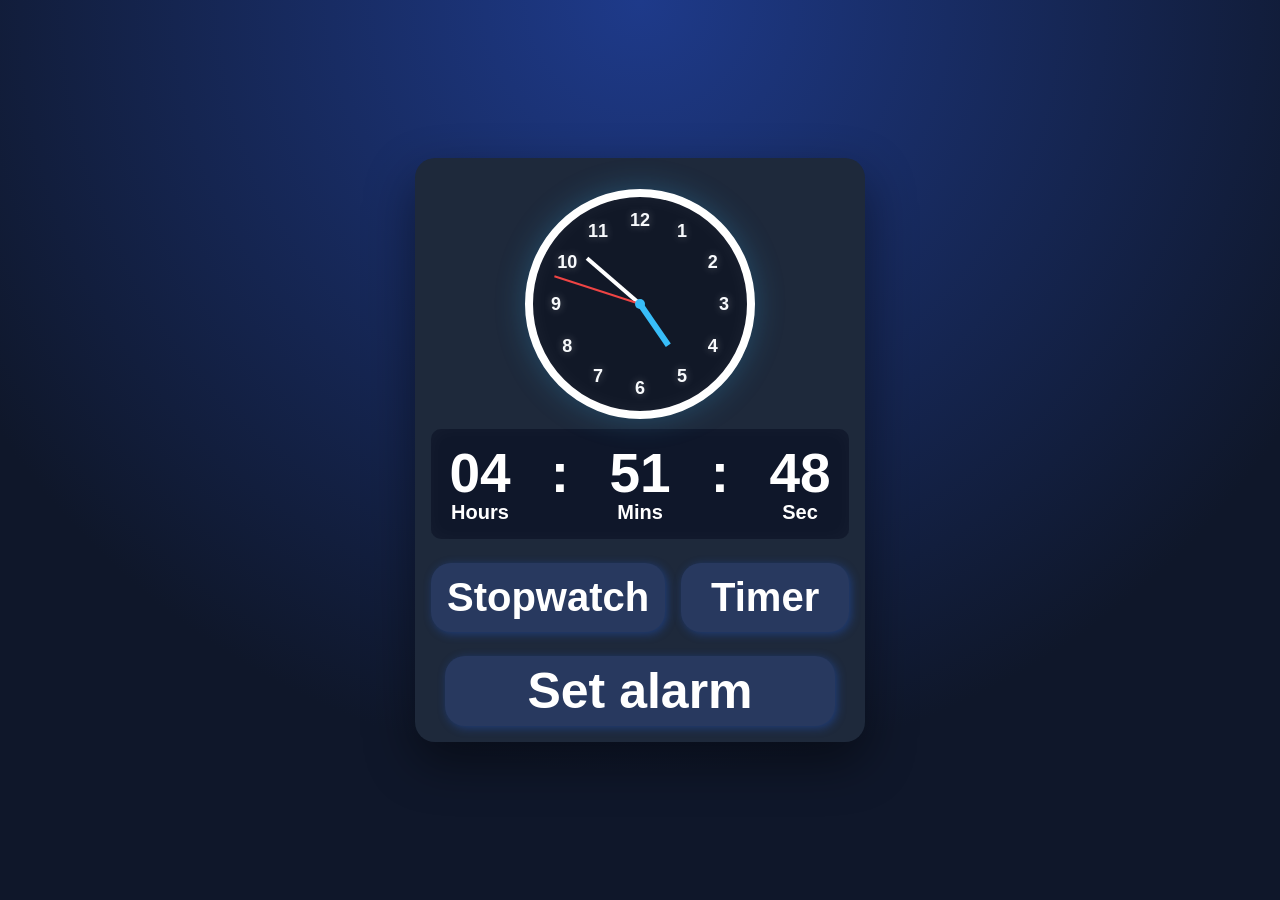
<file: index.html>
<!DOCTYPE html>
<html lang="en">
<head>
    <meta charset="UTF-8">
    <meta name="viewport" content="width=device-width, initial-scale=1.0">
    <title>Document</title>
    <link rel="stylesheet" href="Clock.css">
    <link rel="stylesheet" href="alarm.css">
</head>
<body>
    <div class="Hero">
        <div class="main">
            <div class="Clock">
                <div class="hand hour" id="hour-hand"></div>
                <div class="hand minute" id="minute-hand"></div>
                <div class="hand second" id="second-hand"></div>
                <div class="center-dot"></div>
                <div class="numbers">
                <div class="number" style="--i:1">1</div>
                    <div class="number" style="--i:2">2</div>
                    <div class="number" style="--i:3">3</div>
                    <div class="number" style="--i:4">4</div>
                    <div class="number" style="--i:5">5</div>
                    <div class="number" style="--i:6">6</div>
                    <div class="number" style="--i:7">7</div>
                    <div class="number" style="--i:8">8</div>
                    <div class="number" style="--i:9">9</div>
                    <div class="number" style="--i:10">10</div>
                    <div class="number" style="--i:11">11</div>
                    <div class="number" style="--i:12">12</div>
                </div>

            </div>
            <div class="Time">
                <span id="hrs">01</span>
                <span>:</span>
                <span id="min">25</span>
                <span>:</span>
                <span id="sec">78</span>
            </div>
            <div class="StopTimer">
                <button class="buttonSt" id="stopwatchbtn">Stopwatch</button>
                <button class="buttonSt" id="timerbtn">Timer</button>
            </div>
            <div class="Alarm">
                <button class="alarmButton" id="setAlarmbtn">Set alarm</button>
            </div>

        </div>
        <div id="timerContainer" style="display: none;"></div>
        <div id="stopWatchContainer" style="display: none;"></div>
        <div id="alarmContainer" style="display: none;"></div>
    </div>    
 <script type="module" src="Clock.js"></script>
 <script type="module" src="alarm.js"></script>
</body>
<!--  -->
</html>
</file>
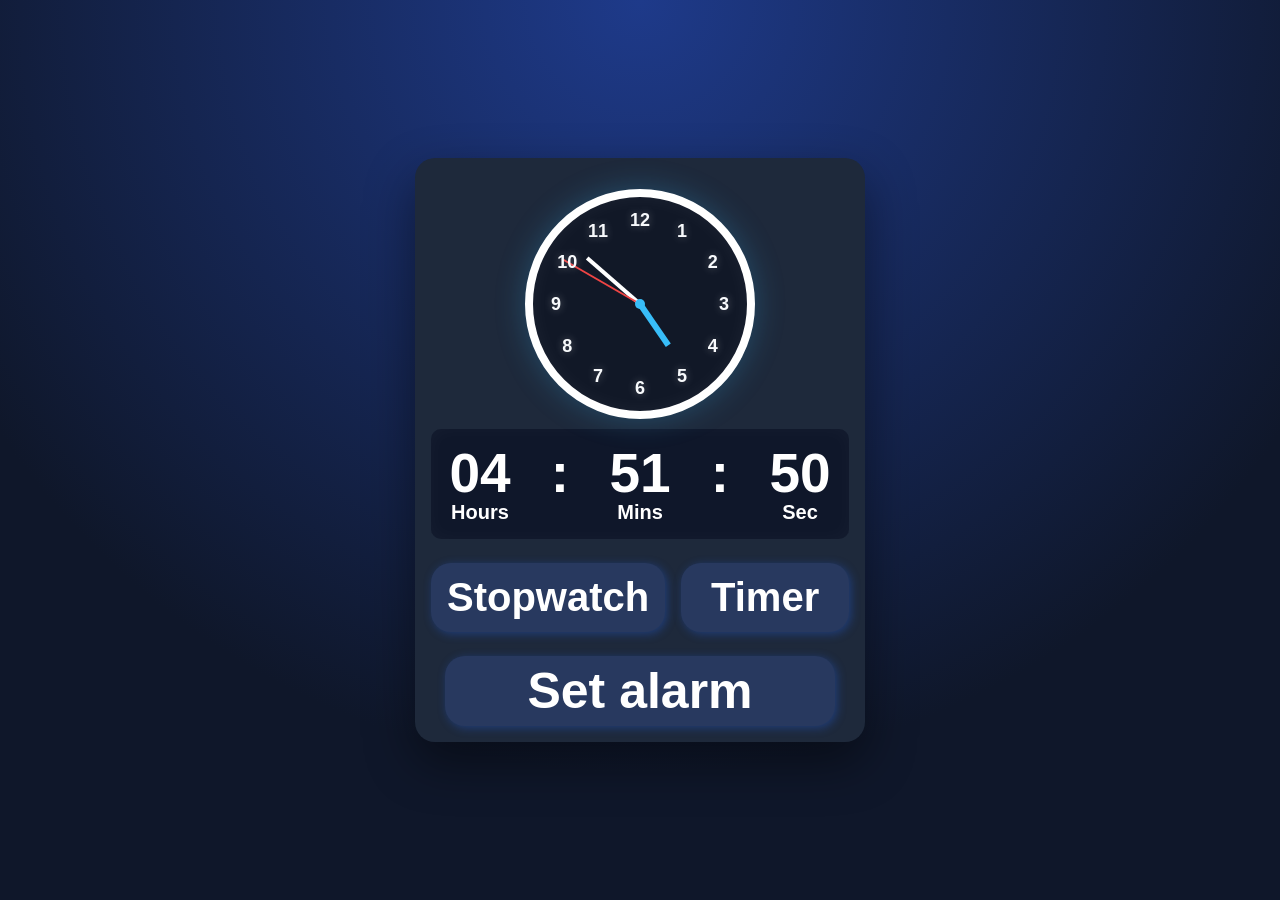
<file: Clock.html>
<!DOCTYPE html>
<html lang="en">
<head>
    <meta charset="UTF-8">
    <meta name="viewport" content="width=device-width, initial-scale=1.0">
    <title>Document</title>
    <link rel="stylesheet" href="Clock.css">
    <link rel="stylesheet" href="alarm.css">
</head>
<body>
    <div class="Hero">
        <div class="main">
            <div class="Clock">
                <div class="hand hour" id="hour-hand"></div>
                <div class="hand minute" id="minute-hand"></div>
                <div class="hand second" id="second-hand"></div>
                <div class="center-dot"></div>
                <div class="numbers">
                <div class="number" style="--i:1">1</div>
                    <div class="number" style="--i:2">2</div>
                    <div class="number" style="--i:3">3</div>
                    <div class="number" style="--i:4">4</div>
                    <div class="number" style="--i:5">5</div>
                    <div class="number" style="--i:6">6</div>
                    <div class="number" style="--i:7">7</div>
                    <div class="number" style="--i:8">8</div>
                    <div class="number" style="--i:9">9</div>
                    <div class="number" style="--i:10">10</div>
                    <div class="number" style="--i:11">11</div>
                    <div class="number" style="--i:12">12</div>
                </div>

            </div>
            <div class="Time">
                <span id="hrs">01</span>
                <span>:</span>
                <span id="min">25</span>
                <span>:</span>
                <span id="sec">78</span>
            </div>
            <div class="StopTimer">
                <button class="buttonSt" id="stopwatchbtn">Stopwatch</button>
                <button class="buttonSt" id="timerbtn">Timer</button>
            </div>
            <div class="Alarm">
                <button class="alarmButton" id="setAlarmbtn">Set alarm</button>
            </div>

        </div>
        <div id="timerContainer" style="display: none;"></div>
        <div id="stopWatchContainer" style="display: none;"></div>
        <div id="alarmContainer" style="display: none;"></div>
    </div>    
 <script type="module" src="Clock.js"></script>
 <script type="module" src="alarm.js"></script>
</body>
</html>
</file>
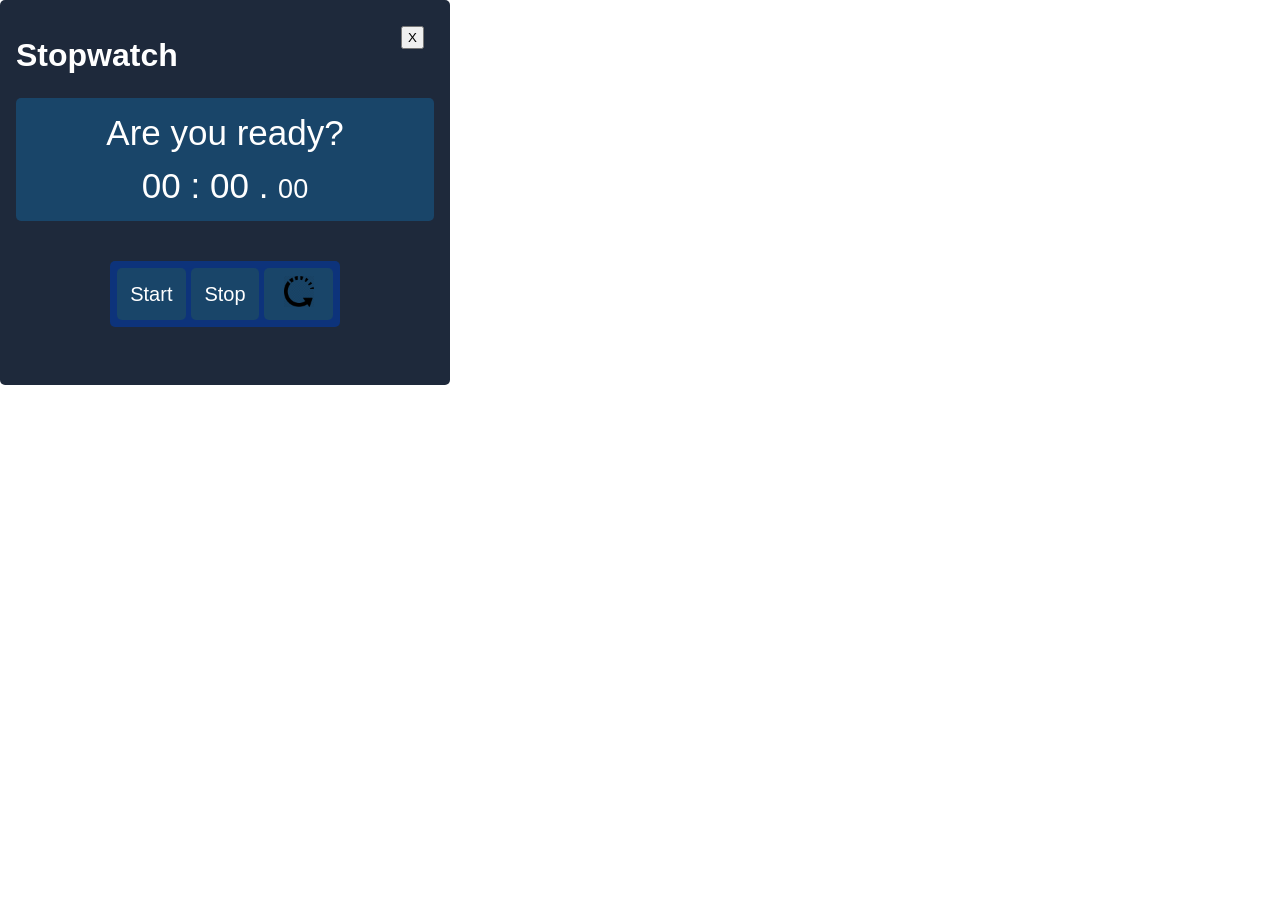
<file: stopwatch.html>
<!DOCTYPE html>
<html lang="en">
<head>
  <meta charset="UTF-8">
  <meta name="viewport" content="width=device-width, initial-scale=1.0">
  <title>Document</title>
</head>
  <style>
    * {
      box-sizing: border-box;
    }

    body {
      margin: 0;
      padding: 0;
      font-family: Arial, Helvetica, sans-serif;
    }

    .stopWatch{   
    background:#1E293B;
    width: min(92vw, 450px);
    min-height: 385px;
    padding: 16px;
    border-radius: 5px;
    }
    .toptext{
      display: block;
      margin-bottom: 13px;
    }
    .stopWdis{
      margin: 24px auto 0;
      padding: 15px;
      font-size: clamp(24px, 5vw, 35px);
      background-color: rgb(25, 69, 105);
      color: white;
      border-radius: 5px;
      text-align: center;
    }
    .stopwbtns{
      background-color: rgb(13, 51, 123);
      width: min(100%, 230px);
      display: flex;
      gap: 5px;
      margin: 40px auto 0;
      padding: 7px;
      border-radius: 5px;

    }
    .stopwbtn{
      flex: 1;
      background-color: rgb(25, 69, 105);
      font-size: clamp(16px, 3.5vw, 20px);
      border-radius: 5px;
      border: none;
      color: white;
      transition: all 0.3s ease;
      padding: 8px 6px;
    }
    .stopwbtn:hover {
  background-color: rgb(21, 52, 78);
  color: white;
  transform: scale(1.05);
}

/* Active (when clicked) effect */
.stopwbtn:active{
  transform: scale(0.95);
}
    .cs-milsec{
      font-size: 27px;
    }
    .cs-reset{
      width: 30px;
      mix-blend-mode: multiply;
      /* removes background */
    }
    .closeStopw{
      float: right;
      margin-right: 10px;
      margin-top: 10px;
      padding: 2px 5px;
      cursor: pointer;
    }
    .closeStopw:hover{
      transform: scale(0.95);
      background-color: #c62727;
      border: none;
    }

    @media (max-width: 600px) {
      .stopWatch {
        width: min(96vw, 450px);
        padding: 12px;
      }

      .stopWdis {
        margin-top: 20px;
        font-size: clamp(24px, 7vw, 35px);
      }
    }

    @media (max-width: 420px) {
      .stopwbtns {
        flex-wrap: wrap;
      }

      .stopwbtn {
        min-width: 0;
      }
      .stopWdis {
        font-size: clamp(24px, 7vw, 35px);
      }
    }
  </style>
<body>
  <div class="stopWatch">
    <button class="closeStopw">X</button>
    <h1 style="color: white;">Stopwatch</h1>
    <div class="stopWdis">
      <span class="toptext">Are you ready?</span>
      <span class="stopTime" id="minutesSt">00</span>
      <span>:</span>
      <span class="stopTime" id="secondsSt">00</span>
      <span>.</span>
      <span class="stopTime cs-milsec" id="millisecondsSt">00</span>
      
    </div>
  <div class="stopwbtns">
  <button class="stopwbtn js-startBtn">Start</button>
  <button class="stopwbtn js-stopBtn">Stop</button>
  <button class="stopwbtn js-resetBtn"><img class="cs-reset" src="Reset.png" alt=""></button>
  </div>
  </div>
<script src="stopwatch.js"></script>

</body>
</html>
</file>
<file: Clock.css>
* {
  margin: 0;
  padding: 0;
  box-sizing: border-box;
}

body {
  font-family: Arial, Helvetica, sans-serif;
}

.Hero{
    width: 100%;
    min-height: 100vh;
    padding: 20px;
    background:
    radial-gradient(circle at top,#1e3a8a,#0f172a 70%);
    display: flex;
    align-items: center;
    justify-content: center;
}
.main{
    background:#1E293B;
    box-shadow:
    0 20px 50px rgba(0,0,0,.45);
    width: min(92vw, 450px);
    padding: 16px;
    border-radius: 20px;
    display: flex;
    flex-direction: column;
    align-items: center;
}
.Clock{
    height: min(60vw, 230px);
    width: min(60vw, 230px);
    max-width: 230px;
    position: relative;
    border: 8px solid white;
    border-radius: 50%;
    background:#111827;
    margin-top: 15px;
    --clock-radius: clamp(84px, 4vw, 100px);
    box-shadow:
    inset 0 0 20px rgba(255,255,255,.05),
    0 0 30px rgba(56,189,248,.25);
}
.numbers {
  position: absolute;
  inset: 0;
  z-index: 1;
}

.number {
  position: absolute;
  top: 50%;
  left: 50%;
  transform: translate(-50%, -50%) rotate(calc(30deg * var(--i))) translateY(calc(-1 * var(--clock-radius))) rotate(calc(-30deg * var(--i)));
  color:#F8FAFC;
  font-size: clamp(12px, 2.8vw, 18px);
  font-weight: bold;
  text-shadow:0 0 8px rgba(255,255,255,.3);
  pointer-events: none;
}   
.hand {
      position: absolute;
      background-color: white;
      top: 50%;
      left: 50%;
      transform-origin: bottom center;
      transform: translateX(-50%) translateY(-100%) rotate(0deg);
    }
.hour {
      width: 6px;
      height: 50px;
      background:#38BDF8;
    }

.minute {
      width: 4px;
      height: 70px;
      background:white;
    }

.second {
      width: 2px;
      height: 90px;
      background:#ef4444;
    }

    .center-dot {
      width: 10px;
      height: 10px;
      background:#38BDF8;
      border-radius: 50%;
      position: absolute;
      top: 50%;
      left: 50%;
      transform: translate(-50%, -50%);
      z-index: 10;
    }
.Time{
  background:#0F172A;
  box-shadow:inset 0 0 20px rgba(255,255,255,.03);
  border-radius: 10px;
  width: 100%;
  min-height: 110px;
  display: flex;
  align-items: center;
  justify-content: center;
  margin-top: 10px;
  padding-bottom: 23px;
}

.Time span{
  font-weight: bold;
  width: auto;
  min-width: clamp(36px, 10vw, 80px);
  text-align: center;
  font-size: clamp(34px, 8vw, 55px);
  color: white;
  position: relative;
}
.Time span::after{
    font-size: 20px;
    position: absolute;
    bottom: -19px;
    left: 50%;
    transform: translateX(-50%);
}
#hrs::after{
    content: 'Hours';
}
#min::after{
    content: 'Mins';
}
#sec::after{
    content: 'Sec';
}
.StopTimer{
    width: 100%;
    margin-top: 24px;
    display: flex;
    justify-content: center;
    gap: 16px;
    flex-wrap: wrap;
}
.buttonSt{
    border: 2px black solid;
    background:#28395f;
    box-shadow:2px 2px 10px rgba(37,99,235,.35);
    color:white;
    border:none;
    padding: 12px 16px;
    font-size: clamp(24px, 4.5vw, 40px);
    border-radius: 20px;
    font-weight: bold;
    cursor: pointer;
    transition: all 0.3s ease;
    flex: 1;
}
.buttonSt:hover,.alarmButton:hover {
  background:#273f80;
  color: white;
  transform: scale(1.05);
}

/* Active (when clicked) effect */
.buttonSt:active,.alarmButton:active {
  transform: scale(0.95);
  background-color: #444;
}

.Alarm{
    width: 100%;
    display: flex;
    justify-content: center;
    margin-top: 24px;
    padding: 0 4px;
}
.alarmButton{
    border: 2px black solid;
    background:#28395f;
    box-shadow:2px 2px 10px rgba(37,99,235,.35);
    color:white;
    border:none;
    font-size: clamp(24px, 5vw, 50px);
    font-weight: bold;
    border-radius: 20px;
    min-height: 70px;
    width: 100%;
    max-width: 390px;
    cursor: pointer;
    transition: all 0.3s ease;

}
/* Timer css */
.blue{
    width: min(92vw, 450px);
    min-height: 420px;
    padding: 16px;
    border-radius: 12px;
    background:#1E293B;
    
    }
    .timerdiv{
      background-color: rgb(151, 155, 192);
      display: flex;
      align-items: center;
      justify-content: center;
      min-height: 50px;
      font-size: clamp(24px, 6vw, 37px);
      padding: 10px;
      border-radius: 10px;
      width: min(100%, 225px);
    }
    .inputbox{
      padding: 12px;
      font-size: clamp(18px, 3.8vw, 25px);
      border: none;
      border-radius: 20px;
      background:#4d70a1;
      color:white;
      margin-left: 0;
      width: min(100%, 240px);
    }
    .timerBelow{
      display: flex;
      flex-direction: column;
      justify-content: center;
      align-items: center;
      gap: 20px;
      background:#111827;
      padding: 15px;
      width: 100%;
    }
    .startcss{
      padding: 14px;
      background:#2899c9;
      color:white;
      border:none;
      font-weight: bold;
      font-size: clamp(22px, 4vw, 30px);
      border-radius: 5px;
      border: none;
      transition: background-color 0.3s ease, transform 0.1s ease;
      cursor: pointer;
      width: 100%;
      max-width: 220px;
    }
    .startcss:hover {
  background-color: #302f2f; 
  color: white;
}

.startcss:active {
  background-color: #0a0a0a; 
  transform: scale(0.97);   
}

    .closeTimer{
      border: none;
      width: 30px;
      height: 30px;
      font-weight: bold;
      background-color: rgb(167, 96, 96);
    }
    .closeTimer:hover{
      cursor: pointer;
      background-color: rgb(148, 39, 39);
    }

@media (max-width: 600px) {
  .Hero {
    padding: 10px;
  }

  .main {
    width: 75%;
  }

  .Clock{
    --clock-radius: clamp(84px, 21vw, 100px);
  }
  .StopTimer {
    gap: 10px;
  }

  .Time span::after{
    bottom: -29px;
  }

  .blue {
    width: min(96vw, 450px);
  }
}

@media (max-width: 420px) {
  .main {
    border-radius: 16px;
    width: 100%;
  }
  .Clock{
    --clock-radius: clamp(84px, 13vw, 100px);
  }
  .Time span {
    min-width: 50px;
    
  }
  .Time{
    padding-bottom: 35px;
  }
  .Time span::after{
    
    position: absolute;
    top: calc(100% + 4px);
    left: 50%;
    transform: translateX(-50%);
    white-space: nowrap;
  }


  .alarmButton {
    min-height: 62px;
  }
}
</file>
<file: alarm.css>
.alarmdiv{
  background:#1E293B;
    width: min(92vw, 450px);
    min-height: 420px;
    padding: 16px;
    border-radius: 5px;
}

.alarmdiv > div[style*="border-bottom"] {
  height: auto !important;
  display: flex;
  flex-wrap: wrap;
  align-items: center;
  justify-content: space-between;
  gap: 10px;
  padding-bottom: 12px;
}
/* Container for the toggle */
.switch {
  position: relative;
  display: inline-block;
  width: 60px;
  height: 34px;
}

/* Hide the default checkbox */
.switch input {
  opacity: 0;
  width: 0;
  height: 0;
}

/* Slider styling */
.slider {
  position: absolute;
  cursor: pointer;
  top: 0; left: 0;
  right: 0; bottom: 0;
  background-color: #ccc;
  transition: 0.4s;
  border-radius: 34px;
}

/* Circle inside the slider */
.slider:before {
  position: absolute;
  content: "";
  height: 26px;
  width: 26px;
  left: 4px;
  bottom: 4px;
  background-color: white;
  transition: 0.4s;
  border-radius: 50%;
}

/* When checkbox is checked */
input:checked + .slider {
  background-color: #4caf50;
}

input:checked + .slider:before {
  transform: translateX(26px);
}
.alarm-times{
    min-height: 80px;
    display: flex;
    align-items: center;
    justify-content: space-between;
    gap: 12px;
    flex-wrap: wrap;
    font-size: clamp(20px, 4vw, 40px);
    border-bottom: 2px solid black; 
    margin: 8px 0;
    padding: 10px 0;
}
.alarm-del{
    font-size: 15px;
    padding: 5px;
    border-radius: 5px;
    border: none;
    cursor: pointer;
    font-weight: bold;
}
.right-alrm{
    display: flex;
    gap: 12px;
    align-items: center;
    flex-wrap: wrap;
}
.csinputAlrm{
    font-size: clamp(18px, 3.5vw, 30px);
    border-radius: 5px;
    border: none;
    padding: 8px;
    width: min(100%, 180px);
}
.addAlarm{
    font-size: clamp(16px, 3.5vw, 25px);
    border-radius: 5px;
    border: none;
    margin-left: 0;
    cursor: pointer;
    padding: 8px 12px;
}
.closeAlarm{
  cursor: pointer;
  border: none;
  padding: 5px 8px;
  margin-bottom: 10px;
}
.closeAlarm:hover{
  background-color: rgb(121, 32, 24);
}
.closeAlarm:active{
  opacity: 0.7;
}

@media (max-width: 600px) {
  .alarmdiv {
    width: min(96vw, 450px);
    padding: 12px;
  }

  .alarm-times {
    font-size: clamp(18px, 4.5vw, 28px);
  }
}

@media (max-width: 420px) {
  .alarm-times {
    flex-direction: column;
    align-items: flex-start;
  }

  .right-alrm {
    width: 100%;
    justify-content: space-between;
  }
}
</file>
